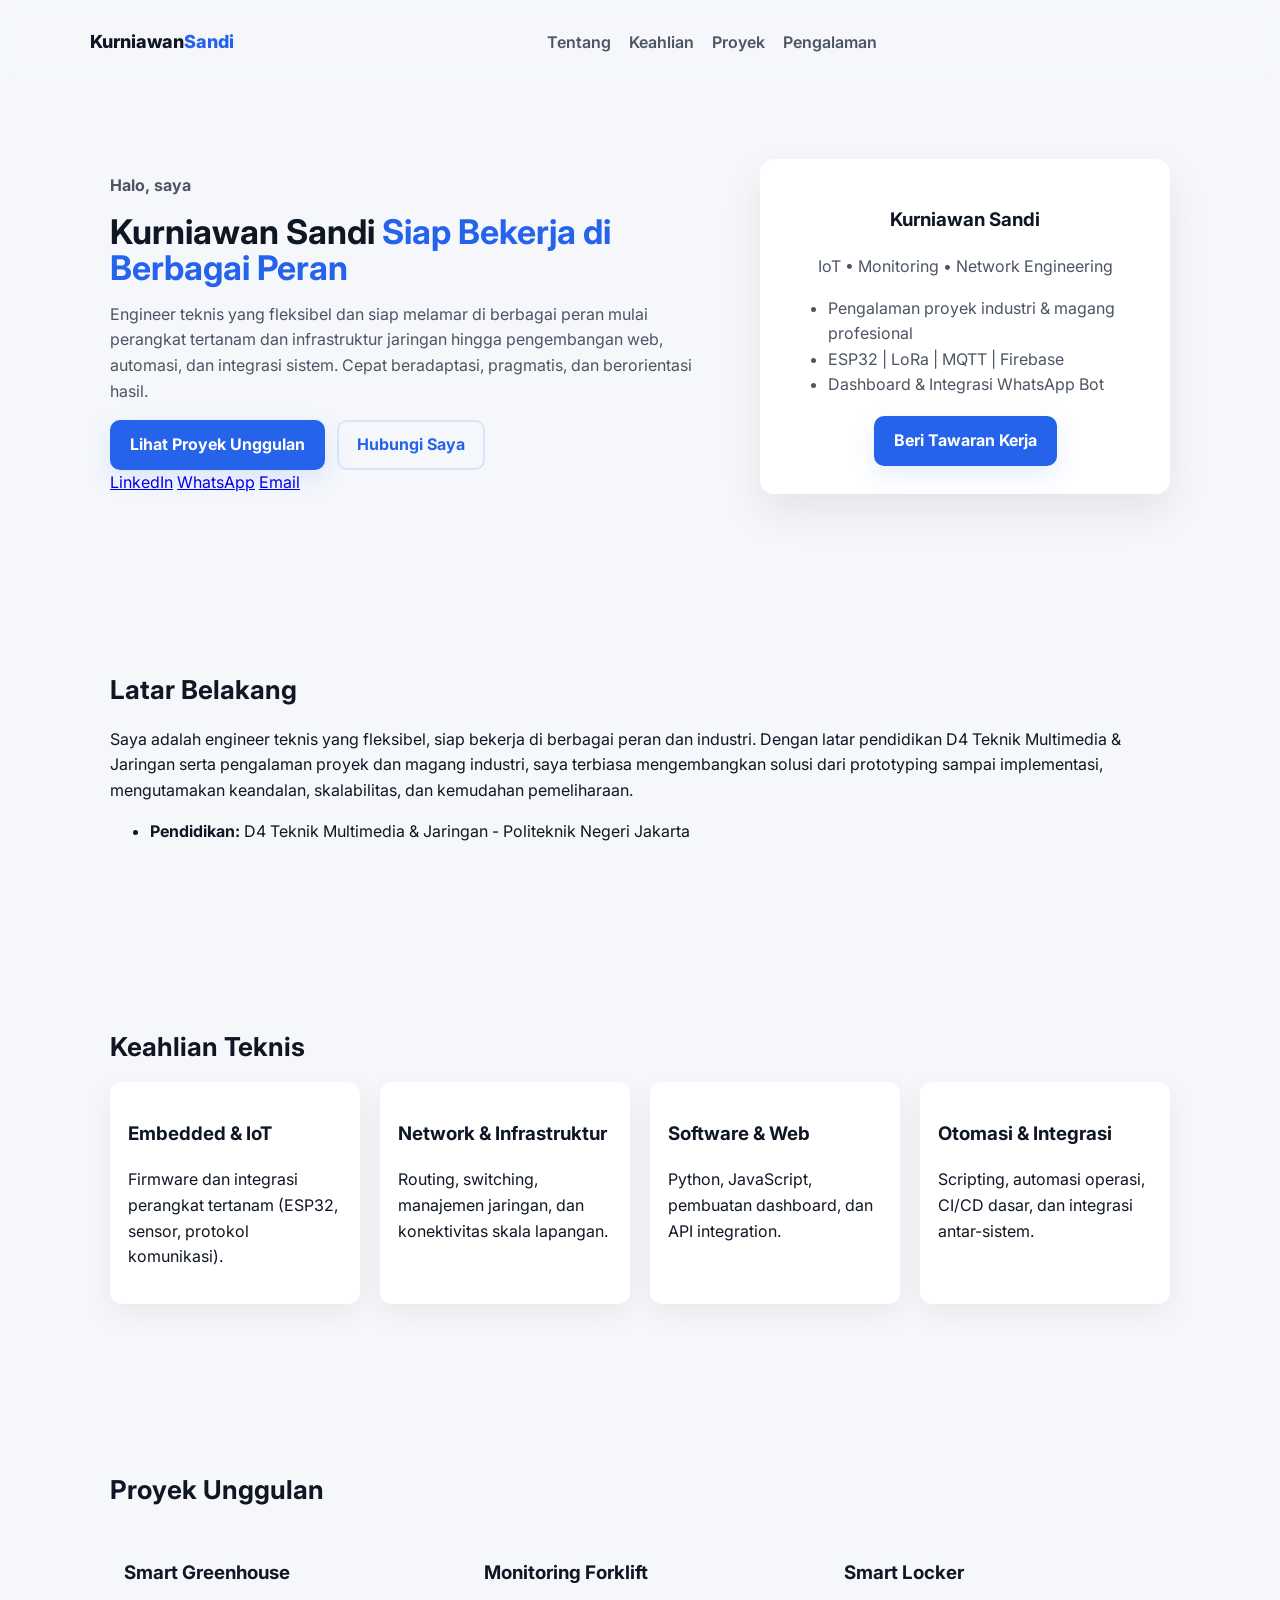
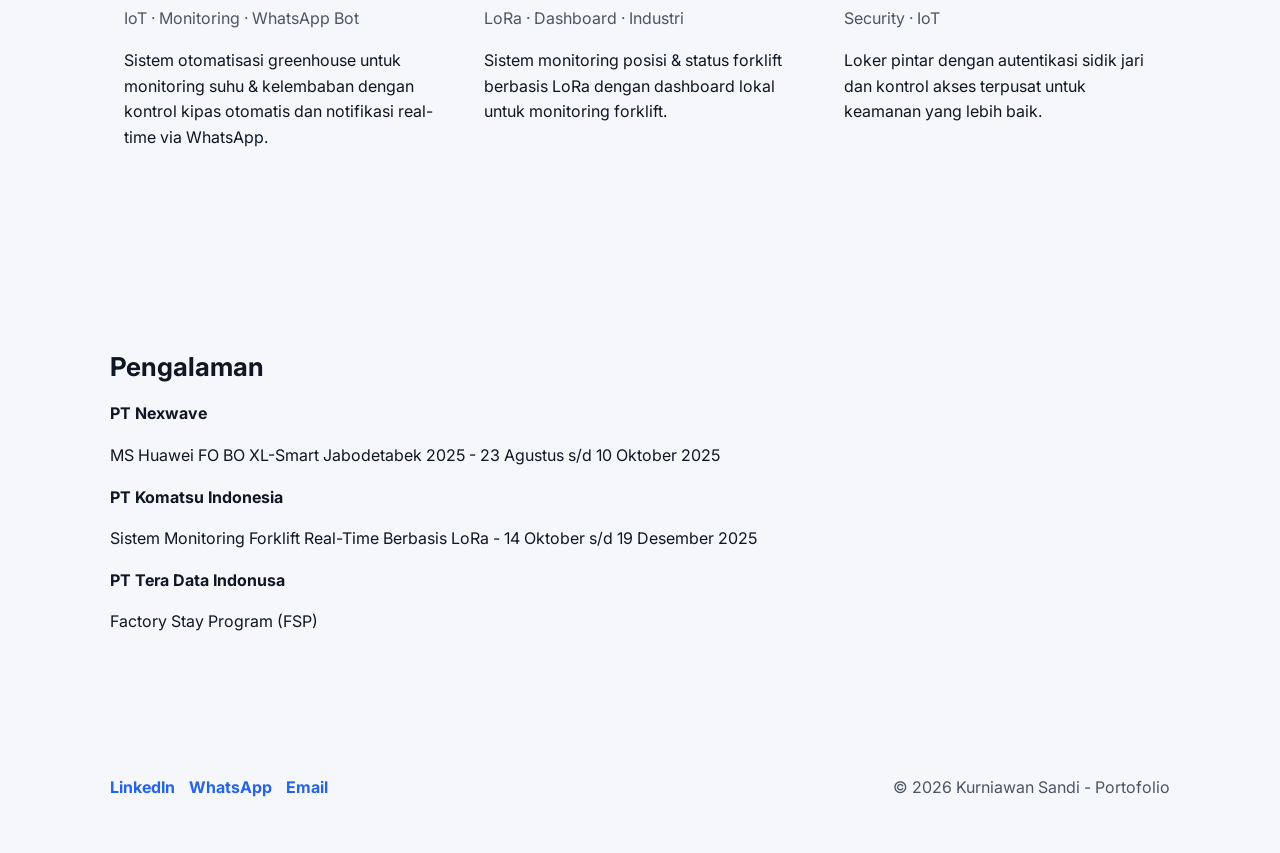
<file: index.html>
<!DOCTYPE html>
<html lang="id">
<head>
  <meta charset="UTF-8">
  <meta name="viewport" content="width=device-width, initial-scale=1.0">
  <meta name="description" content="Portofolio Kurniawan Sandi - IoT, Network Engineering, dan Dashboard Development.">
  <title>Kurniawan Sandi | Portofolio Profesional</title>
  <link href="https://fonts.googleapis.com/css2?family=Inter:wght@400;600;700;800&display=swap" rel="stylesheet">
  <link rel="stylesheet" href="style.css">
</head>
<body>
<header class="navbar" role="banner">
  <div class="container nav-inner">
    <div class="logo" aria-hidden="true">Kurniawan<span>Sandi</span></div>

    <nav id="site-nav" class="nav-links" role="navigation">
      <a href="#tentang">Tentang</a>
      <a href="#keahlian">Keahlian</a>
      <a href="#proyek">Proyek</a>
      <a href="#pengalaman">Pengalaman</a>
    </nav>

    <div class="nav-actions">
      <button id="btn-menu" class="menu-btn" aria-label="Buka menu" aria-expanded="false" aria-controls="site-nav">
        <span class="hamburger"></span>
      </button>
    </div>
  </div>
</header>

<!-- HERO -->
<section class="hero">
  <div class="container hero-inner">
    <div class="hero-content">
      <p class="eyebrow">Halo, saya</p>
      <h1>
        Kurniawan Sandi<span> Siap Bekerja di Berbagai Peran</span>
      </h1>
      <p class="lead">Engineer teknis yang fleksibel dan siap melamar di berbagai peran mulai perangkat tertanam dan infrastruktur jaringan hingga pengembangan web, automasi, dan integrasi sistem. Cepat beradaptasi, pragmatis, dan berorientasi hasil.</p>

      <div class="cta-group">
        <a href="#proyek" class="btn-primary">Lihat Proyek Unggulan</a>
        <a href="kurniawan.sandi.tik22@mhsw.pnj.ac.id" class="btn-outline">Hubungi Saya</a>
      </div>

      <div class="social-links">
        <a href="https://www.linkedin.com/in/kurniawan-sandi-a44a5724b?utm_source=share&utm_campaign=share_via&utm_content=profile&utm_medium=android_app" target="_blank" rel="noopener">LinkedIn</a>
        <a href="https://wa.me/6289518573420" target="_blank" rel="noopener">WhatsApp</a>
        <a href="kurniawan.sandi.tik22@mhsw.pnj.ac.id">Email</a>
      </div>
    </div>

    <aside class="hero-card" aria-label="Profil singkat">
      <h3>Kurniawan Sandi</h3>
      <p class="muted">IoT • Monitoring • Network Engineering</p>

      <ul class="bullets">
        <li>Pengalaman proyek industri & magang profesional</li>
        <li>ESP32 | LoRa | MQTT | Firebase</li>
        <li>Dashboard & Integrasi WhatsApp Bot</li>
      </ul>

      <a class="btn-primary" href="kurniawan.sandi.tik22@mhsw.pnj.ac.id">Beri Tawaran Kerja</a>
    </aside>
  </div>
</section>

<!-- TENTANG -->
<section class="section" id="tentang">
  <div class="container">
    <h2>Latar Belakang</h2>
    <p>Saya adalah engineer teknis yang fleksibel, siap bekerja di berbagai peran dan industri. Dengan latar pendidikan D4 Teknik Multimedia & Jaringan serta pengalaman proyek dan magang industri, saya terbiasa mengembangkan solusi dari prototyping sampai implementasi, mengutamakan keandalan, skalabilitas, dan kemudahan pemeliharaan.</p>
    <ul>
      <li><strong>Pendidikan:</strong> D4 Teknik Multimedia & Jaringan - Politeknik Negeri Jakarta</li>
    </ul>
  </div>
</section>

<!-- KEAHLIAN -->
<section class="section soft" id="keahlian">
  <div class="container">
    <h2>Keahlian Teknis</h2>
    <div class="grid skills">
      <div class="card">
        <h3>Embedded & IoT</h3>
        <p>Firmware dan integrasi perangkat tertanam (ESP32, sensor, protokol komunikasi).</p>
      </div>
      <div class="card">
        <h3>Network & Infrastruktur</h3>
        <p>Routing, switching, manajemen jaringan, dan konektivitas skala lapangan.</p>
      </div>
      <div class="card">
        <h3>Software & Web</h3>
        <p>Python, JavaScript, pembuatan dashboard, dan API integration.</p>
      </div>
      <div class="card">
        <h3>Otomasi & Integrasi</h3>
        <p>Scripting, automasi operasi, CI/CD dasar, dan integrasi antar-sistem.</p>
      </div>
    </div>
  </div>
</section>

<!-- PROYEK -->
<section class="section" id="proyek">
  <div class="container">
    <h2>Proyek Unggulan</h2>
    <div class="grid projects">
      <article class="project-card reveal">
        <div class="project-body">
          <h3>Smart Greenhouse</h3>
          <p class="muted">IoT · Monitoring · WhatsApp Bot</p>
          <p class="project-desc">Sistem otomatisasi greenhouse untuk monitoring suhu & kelembaban dengan kontrol kipas otomatis dan notifikasi real-time via WhatsApp.</p>
        </div>
      </article>

      <article class="project-card reveal">
        <div class="project-body">
          <h3>Monitoring Forklift</h3>
          <p class="muted">LoRa · Dashboard · Industri</p>
          <p class="project-desc">Sistem monitoring posisi & status forklift berbasis LoRa dengan dashboard lokal untuk monitoring forklift.</p>
        </div>
      </article>

      <article class="project-card reveal">
        <div class="project-body">
          <h3>Smart Locker</h3>
          <p class="muted">Security · IoT</p>
          <p class="project-desc">Loker pintar dengan autentikasi sidik jari dan kontrol akses terpusat untuk keamanan yang lebih baik.</p>
        </div>
      </article>
    </div>
  </div>
</section>

<!-- PENGALAMAN -->
<section class="section soft" id="pengalaman">
  <div class="container">
    <h2>Pengalaman</h2>
    <div class="timeline">
      <div class="experience"><strong>PT Nexwave</strong><p>MS Huawei FO BO XL-Smart Jabodetabek 2025 - 23 Agustus s/d 10 Oktober 2025</p></div>
      <div class="experience"><strong>PT Komatsu Indonesia</strong><p>Sistem Monitoring Forklift Real-Time Berbasis LoRa - 14 Oktober s/d 19 Desember 2025</p></div>
      <div class="experience"><strong>PT Tera Data Indonusa</strong><p>Factory Stay Program (FSP)</p></div>
    </div>
  </div>
</section>



<!-- FOOTER -->
<footer>
  <div class="container footer-inner">
    <div class="footer-social">
      <a href="https://www.linkedin.com/in/kurniawan-sandi-a44a5724b?utm_source=share&utm_campaign=share_via&utm_content=profile&utm_medium=android_app" target="_blank" rel="noopener">LinkedIn</a>
      <a href="https://wa.me/6289518573420" target="_blank" rel="noopener">WhatsApp</a>
      <a href="kurniawan.sandi.tik22@mhsw.pnj.ac.id">Email</a>
    </div>
    <p>© 2026 Kurniawan Sandi - Portofolio</p>
  </div>
</footer>

<script src="script.js"></script>
</body>
</html>
</file>
<file: style.css>
:root {
  /* Light theme */
  --bg-main: #f5f7fb;
  --bg-soft: #eef2ff;
  --bg-card: #ffffff;
  --accent: linear-gradient(90deg,#2563eb,#4f46e5);
  --accent-color: #2563eb;
  --text-main: #0f1724;
  --text-muted: #4b5563;
}



* { box-sizing: border-box; }
html,body{height:100%;}
body {
  font-family: 'Inter', system-ui, -apple-system, 'Segoe UI', Roboto, 'Helvetica Neue', Arial;
  background: var(--bg-main);
  color: var(--text-main);
  line-height: 1.6;
  -webkit-font-smoothing:antialiased;
}

.container { max-width:1100px; margin:0 auto; padding:0 20px; }
.navbar{ background:transparent; position:sticky; top:0; z-index:60; backdrop-filter: blur(6px); }
.nav-inner{ display:flex; align-items:center; justify-content:space-between; padding:20px 0; }
.logo{ font-weight:800; font-size:18px; color:var(--text-main); }
.logo span{ color:var(--accent-color); }

.nav-links{ display:flex; gap:18px; align-items:center; }
.nav-links a{ text-decoration:none; color:var(--text-muted); font-weight:600; }
.nav-actions{ display:flex; align-items:center; gap:8px; }
.menu-btn{ border:0; background:transparent; cursor:pointer; font-size:18px; padding:8px; color:var(--text-muted); }
.menu-btn .hamburger{ width:22px; height:2px; background:var(--text-main); display:block; position:relative; }
.menu-btn .hamburger::before, .menu-btn .hamburger::after{ content:''; position:absolute; left:0; right:0; height:2px; background:var(--text-main); }
.menu-btn .hamburger::before{ top:-6px; }
.menu-btn .hamburger::after{ top:6px; }

/* HERO */
.hero{ padding:80px 0; }
.hero-inner{ display:grid; grid-template-columns:1.2fr .8fr; gap:36px; align-items:center; }
.eyebrow{ color:var(--text-muted); font-weight:700; }
h1{ font-size:34px; line-height:1.05; margin:6px 0 12px; }
h1 span{ color:var(--accent-color); }
.lead{ color:var(--text-muted); max-width:60ch; }

.cta-group{ display:flex; gap:12px; margin-top:16px; }
.btn-primary{ display:inline-block; background:var(--accent-color); color:#fff; padding:12px 20px; border-radius:10px; text-decoration:none; font-weight:700; box-shadow: 0 8px 24px rgba(37,99,235,0.12); }
.btn-outline{ display:inline-block; border:2px solid rgba(37,99,235,0.12); color:var(--accent-color); padding:10px 18px; border-radius:10px; text-decoration:none; font-weight:700; }


.hero-card{ padding:28px; border-radius:14px; background:var(--bg-card); box-shadow: 0 18px 40px rgba(12,16,30,0.08); text-align:center; }

.muted{ color:var(--text-muted); }
.bullets{ text-align:left; margin:14px 0 18px; color:var(--text-muted); }

/* SECTIONS */
.section{ padding:72px 0; }
.section h2{ font-size:26px; margin-bottom:14px; }

.grid{ display:grid; gap:20px; grid-template-columns: repeat(auto-fit, minmax(240px, 1fr)); }
.card{ background:var(--bg-card); padding:18px; border-radius:12px; box-shadow: 0 10px 28px rgba(2,6,23,0.06); }

/* PROJECTS */
.project-card{ background:linear-gradient(180deg, rgba(255,255,255,0.02), rgba(0,0,0,0)); border-radius:12px; overflow:hidden; display:flex; flex-direction:column; justify-content:space-between; transition:transform .28s ease, box-shadow .28s ease; cursor:pointer; }
.project-card:focus, .project-card:hover{ transform:translateY(-6px); box-shadow: 0 22px 48px rgba(12,16,30,0.12); outline: none; }
.project-media{ height:140px; background:linear-gradient(135deg,#e0e7ff,#c7d2fe); }
.project-body{ padding:14px; }
.project-actions{ margin-top:12px; display:flex; justify-content:flex-end; }



/* FOOTER */
footer{ padding:36px 0; color:var(--text-muted); }
.footer-inner{ display:flex; align-items:center; justify-content:space-between; gap:12px; }
.footer-social a{ margin-right:10px; color:var(--accent-color); text-decoration:none; font-weight:700; }

/* RESPONSIVE */
@media (max-width:900px){
  .hero-inner{ grid-template-columns:1fr; }
  .nav-links{ position:fixed; right:0; top:0; height:100vh; width:260px; background:var(--bg-soft); transform:translateX(110%); transition:transform .28s ease; padding:64px 18px; flex-direction:column; }
  .nav-links.open{ transform:translateX(0); }
  .menu-btn{ display:block; }
}

@media (min-width:901px){ .menu-btn{ display:none; } }

/* small touches */
a:focus, button:focus{ outline: 3px solid rgba(37,99,235,0.15); outline-offset:3px; }

/* utilities */
.muted{ color:var(--text-muted); }

/* smooth reveal */
.reveal{ opacity:0; transform:translateY(10px); transition:opacity .6s ease, transform .6s ease; }
.reveal.visible{ opacity:1; transform:none; }
</file>
